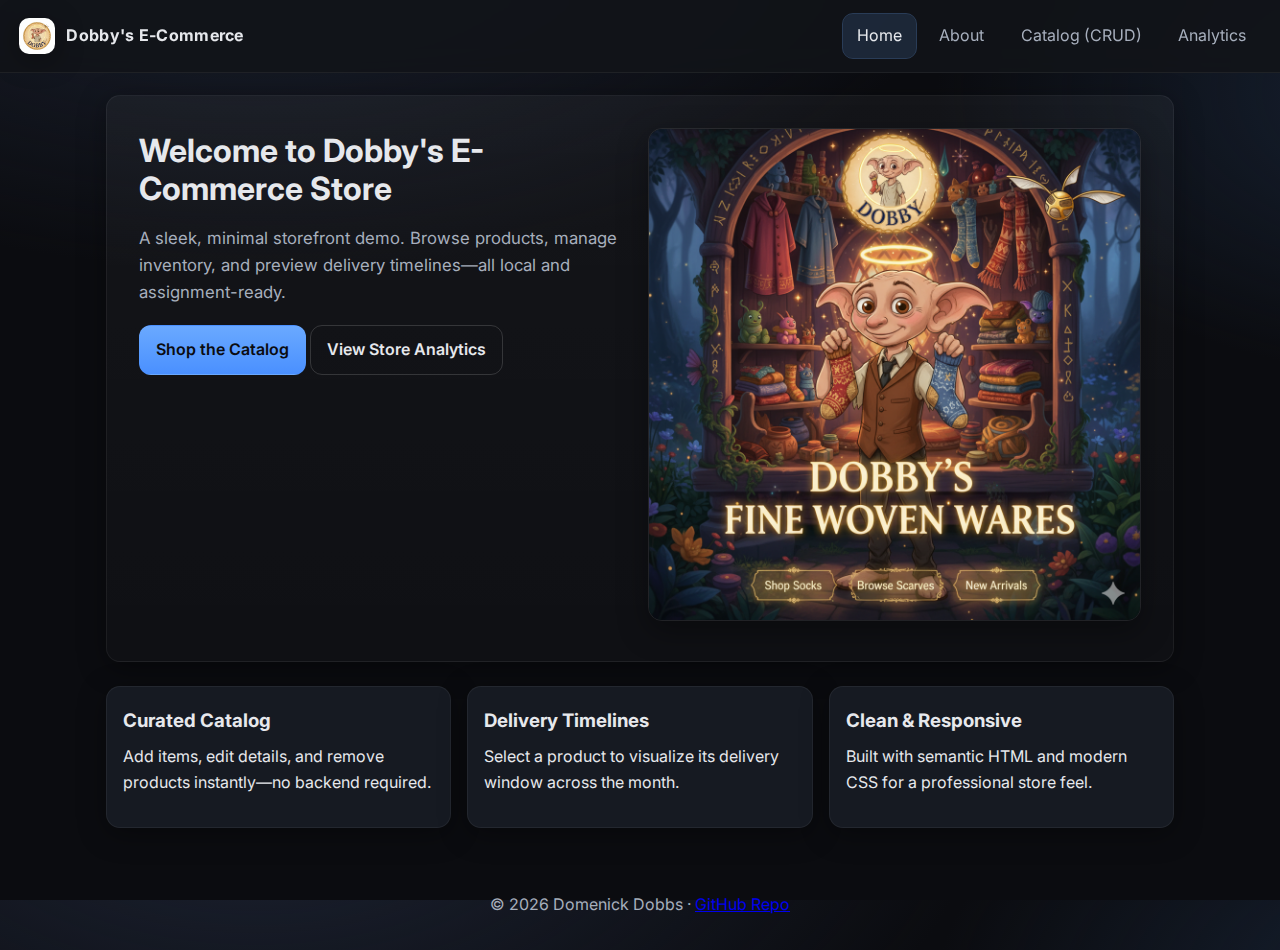
<file: index.html>
<!-- Author: Domenick Dobbs
Date: 9/27/2025
Assignments: Distributed Information Systems - Assignment 1 -->
<!doctype html>
<html lang="en">

<head>
    <meta charset="utf-8" />
    <meta name="viewport" content="width=device-width,initial-scale=1" />
    <title>Dobby's E-Commerce &middot; Home</title>
    <link rel="preconnect" href="https://fonts.gstatic.com" crossorigin>
    <link href="https://fonts.googleapis.com/css2?family=Inter:wght@400;600;700&display=swap" rel="stylesheet">
    <link rel="stylesheet" href="css/styles.css" />
</head>

<body>
    <header class="site-header">
        <a class="brand" href="index.html">
            <img src="img/logo.png" alt="Dobby's E-Commerce logo" class="brand__logo">
            <span class="brand__name">Dobby's E-Commerce</span>
        </a>
        <nav class="nav">
            <a class="nav__link nav__link--active" href="index.html">Home</a>
            <a class="nav__link" href="aboutus.html">About</a>
            <a class="nav__link" href="crud.html">Catalog (CRUD)</a>
            <a class="nav__link" href="analytics.html">Analytics</a>
        </nav>
    </header>

    <main class="container">
        <section class="hero">
            <div class="grid grid--2">
                <div>
                    <h1 class="h1">Welcome to Dobby's E-Commerce Store</h1>
                    <p class="lead">
                        A sleek, minimal storefront demo. Browse products, manage inventory,
                        and preview delivery timelines—all local and assignment-ready.
                    </p>
                    <div class="mt-3">
                        <a class="btn btn--primary" href="crud.html">Shop the Catalog</a>
                        <a class="btn btn--ghost" href="analytics.html">View Store Analytics</a>
                    </div>
                </div>
                <div>
                    <img src="img/Hero.png" alt="Shopping hero"
                        style="width:100%;border-radius:14px;border:1px solid rgba(255,255,255,.08);box-shadow:0 10px 30px rgba(0,0,0,.35)">
                </div>
            </div>
        </section>

        <section class="mt-4 grid grid--3">
            <article class="card">
                <h3 style="margin:.2rem 0 .4rem">Curated Catalog</h3>
                <p class="mt-2">Add items, edit details, and remove products instantly—no backend required.</p>
            </article>
            <article class="card">
                <h3 style="margin:.2rem 0 .4rem">Delivery Timelines</h3>
                <p class="mt-2">Select a product to visualize its delivery window across the month.</p>
            </article>
            <article class="card">
                <h3 style="margin:.2rem 0 .4rem">Clean & Responsive</h3>
                <p class="mt-2">Built with semantic HTML and modern CSS for a professional store feel.</p>
            </article>
        </section>
    </main>

    <footer class="site-footer">
        <p>&copy; <span id="year"></span> Domenick Dobbs &middot;
            <a href="https://github.com/DomenickD/Distributed-info-systems-a1" target="_blank" rel="noopener">GitHub
                Repo</a>
        </p>
    </footer>

    <script src="js/main.js"></script>
</body>

</html>
</file>
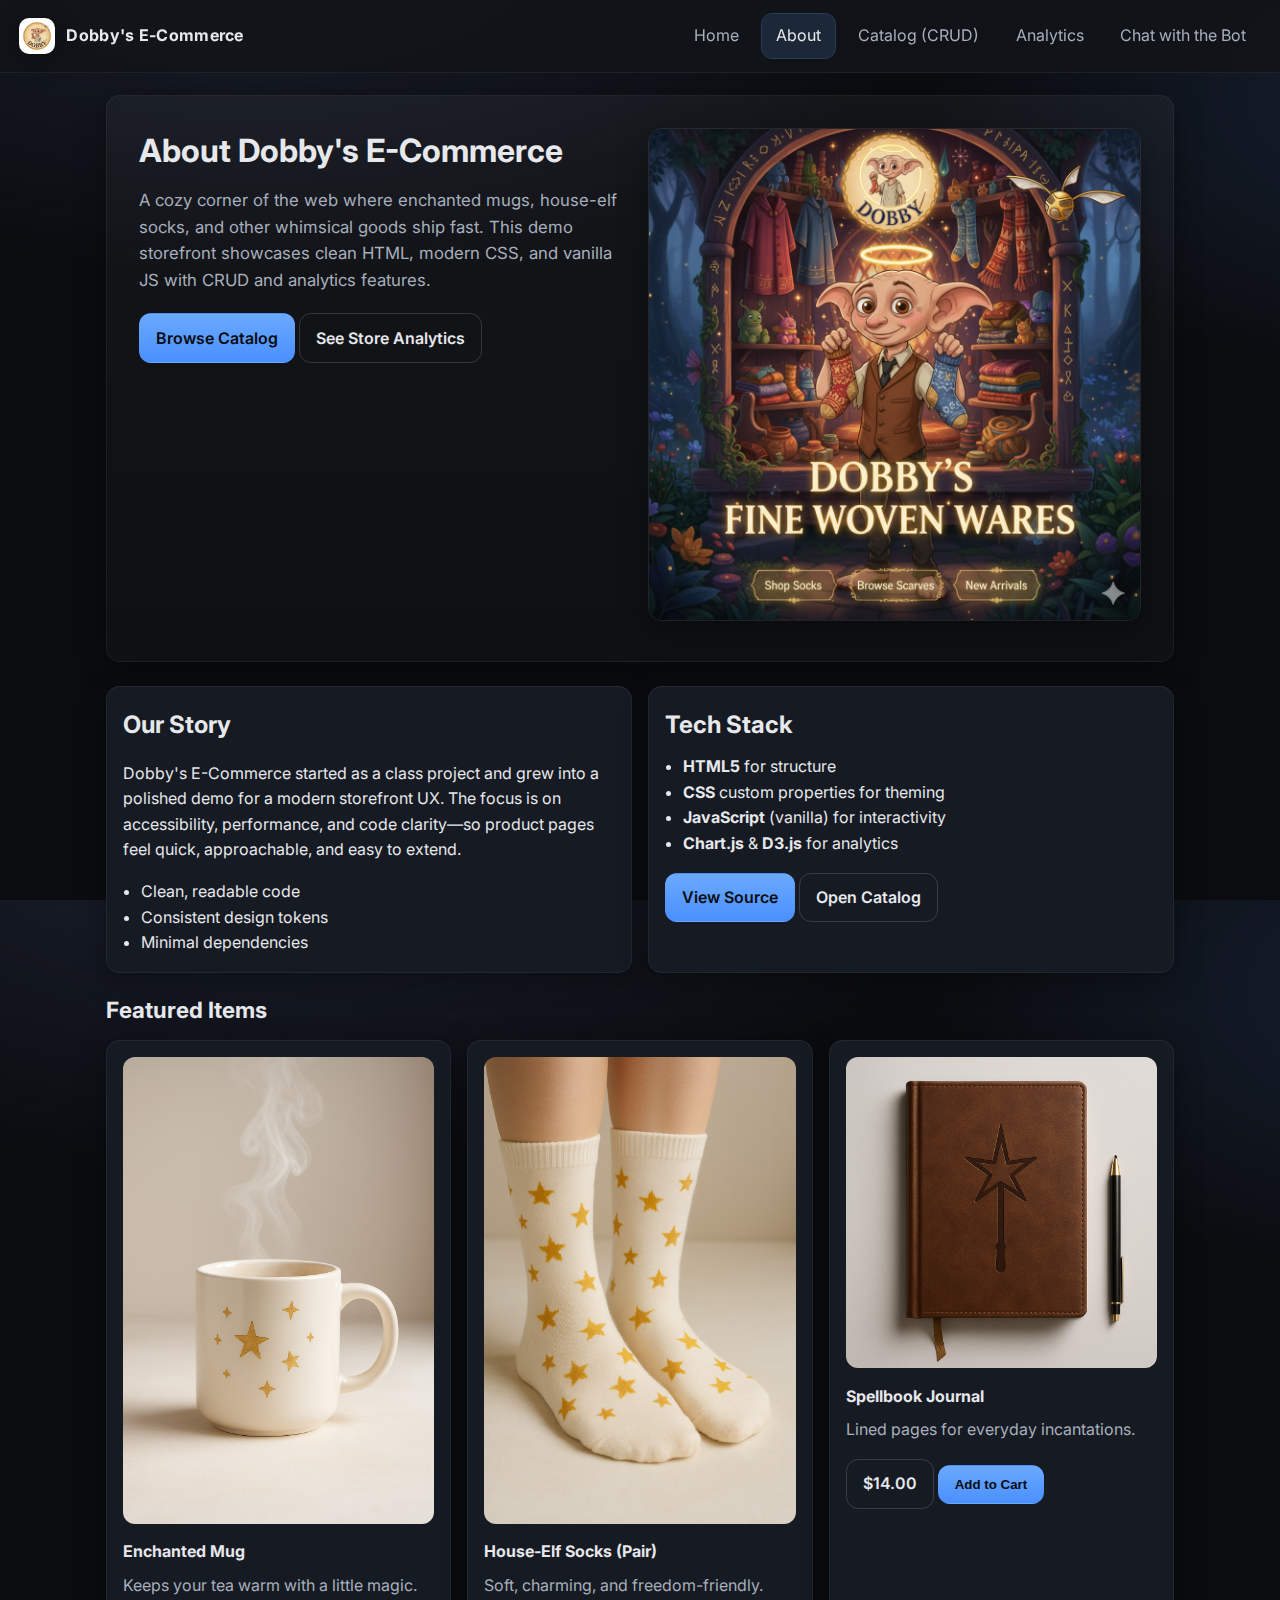
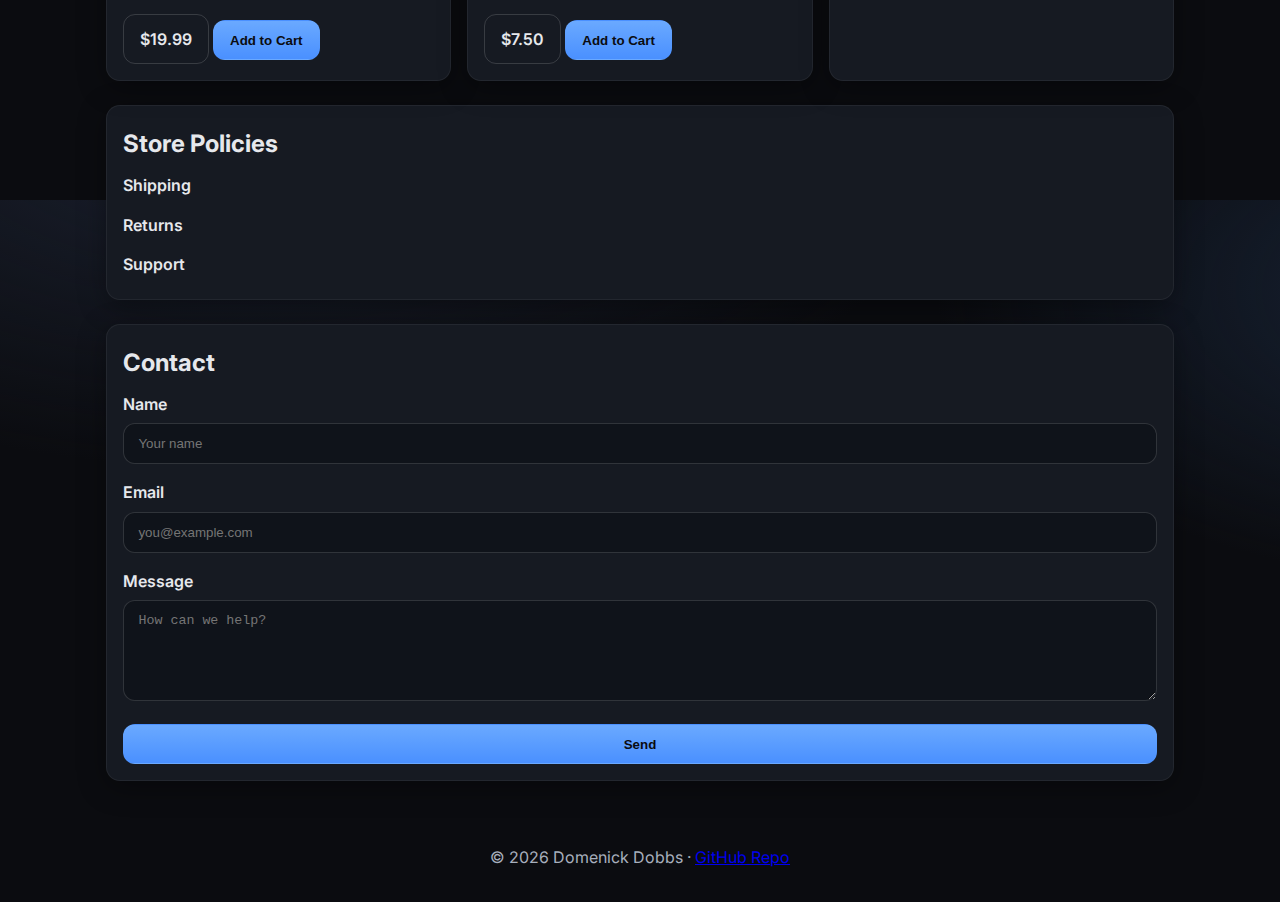
<file: aboutus.html>
<!-- Author: Domenick Dobbs
Date: 9/27/2025
Assignments: Distributed Information Systems - Assignment 1 -->
<!doctype html>
<html lang="en">

<head>
    <meta charset="utf-8" />
    <meta name="viewport" content="width=device-width,initial-scale=1" />
    <title>Dobby's E-Commerce &middot; About</title>
    <link rel="preconnect" href="https://fonts.gstatic.com" crossorigin>
    <link href="https://fonts.googleapis.com/css2?family=Inter:wght@400;600;700&display=swap" rel="stylesheet">
    <link rel="stylesheet" href="css/styles.css" />
</head>

<body>
    <header class="site-header">
        <a class="brand" href="index.html">
            <img src="img/logo.png" alt="Logo" class="brand__logo">
            <span class="brand__name">Dobby's E-Commerce</span>
        </a>
        <nav class="nav">
            <a class="nav__link" href="index.html">Home</a>
            <a class="nav__link nav__link--active" href="aboutus.html">About</a>
            <a class="nav__link" href="crud.html">Catalog (CRUD)</a>
            <a class="nav__link" href="analytics.html">Analytics</a>
            <a class="nav__link" href="mybot.html">Chat with the Bot</a>
        </nav>
    </header>

    <main class="container">
        <!-- Store-style Hero -->
        <section class="hero">
            <div class="grid grid--2">
                <div>
                    <h1 class="h1">About Dobby's E-Commerce</h1>
                    <p class="lead">
                        A cozy corner of the web where enchanted mugs, house-elf socks, and other whimsical goods ship
                        fast.
                        This demo storefront showcases clean HTML, modern CSS, and vanilla JS with CRUD and analytics
                        features.
                    </p>
                    <div class="mt-3">
                        <a class="btn btn--primary" href="crud.html">Browse Catalog</a>
                        <a class="btn btn--ghost" href="analytics.html">See Store Analytics</a>
                    </div>
                </div>
                <div>
                    <img src="img/Hero.png" alt="Shop preview"
                        style="width:100%;border-radius:14px;border:1px solid rgba(255,255,255,.08);box-shadow:0 10px 30px rgba(0,0,0,.35)">
                </div>
            </div>
        </section>
        <section class="grid grid--2 mt-4">
            <article class="card">
                <h2 style="margin:.2rem 0 .6rem">Our Story</h2>
                <p>
                    Dobby's E-Commerce started as a class project and grew into a polished demo for a modern storefront
                    UX.
                    The focus is on accessibility, performance, and code clarity—so product pages feel quick,
                    approachable, and easy to extend.
                </p>
                <ul class="mt-3" style="padding-left:1.1rem; margin:0">
                    <li>Clean, readable code</li>
                    <li>Consistent design tokens</li>
                    <li>Minimal dependencies</li>
                </ul>
            </article>

            <article class="card">
                <h2 style="margin:.2rem 0 .6rem">Tech Stack</h2>
                <ul style="padding-left:1.1rem; margin:0">
                    <li><strong>HTML5</strong> for structure</li>
                    <li><strong>CSS</strong> custom properties for theming</li>
                    <li><strong>JavaScript</strong> (vanilla) for interactivity</li>
                    <li><strong>Chart.js</strong> &amp; <strong>D3.js</strong> for analytics</li>
                </ul>

                <div class="mt-3">
                    <a class="btn btn--primary" href="https://github.com/DomenickD/Distributed-info-systems-a1"
                        target="_blank" rel="noopener">View Source</a>
                    <a class="btn btn--ghost" href="crud.html">Open Catalog</a>
                </div>
            </article>
        </section>

        <section class="mt-4">
            <h2 class="h1" style="font-size:1.4rem">Featured Items</h2>
            <div class="grid grid--3 mt-3">
                <article class="card">
                    <img src="img/mug.png" alt="Enchanted Mug" style="width:100%;border-radius:12px">
                    <div class="mt-2">
                        <strong>Enchanted Mug</strong>
                        <p class="mt-2" style="color:var(--muted)">Keeps your tea warm with a little magic.</p>
                        <div class="mt-2">
                            <span class="btn btn--ghost">$19.99</span>
                            <button class="btn btn--primary add-to-cart" data-sku="DOB-001" data-name="Enchanted Mug"
                                data-price="19.99">
                                Add to Cart
                            </button>
                        </div>
                    </div>
                </article>

                <article class="card">
                    <img src="img/socks.png" alt="House-Elf Socks" style="width:100%;border-radius:12px">
                    <div class="mt-2">
                        <strong>House-Elf Socks (Pair)</strong>
                        <p class="mt-2" style="color:var(--muted)">Soft, charming, and freedom-friendly.</p>
                        <div class="mt-2">
                            <span class="btn btn--ghost">$7.50</span>
                            <button class="btn btn--primary add-to-cart" data-sku="DOB-002"
                                data-name="House-Elf Socks (Pair)" data-price="7.50">
                                Add to Cart
                            </button>
                        </div>
                    </div>
                </article>

                <article class="card">
                    <img src="img/journal.png" alt="Spellbook Journal" style="width:100%;border-radius:12px">
                    <div class="mt-2">
                        <strong>Spellbook Journal</strong>
                        <p class="mt-2" style="color:var(--muted)">Lined pages for everyday incantations.</p>
                        <div class="mt-2">
                            <span class="btn btn--ghost">$14.00</span>
                            <button class="btn btn--primary add-to-cart" data-sku="DOB-003"
                                data-name="Spellbook Journal" data-price="14.00">
                                Add to Cart
                            </button>
                        </div>
                    </div>
                </article>
            </div>
        </section>

        <!-- Store Policies (accordion) -->
        <section class="mt-4 card">
            <h2 style="margin:.2rem 0 .6rem">Store Policies</h2>

            <details class="mt-2">
                <summary class="label" style="cursor:pointer">Shipping</summary>
                <p class="mt-2" style="color:var(--muted)">
                    Orders ship within 1-2 business days. Delivery windows are visible in the Catalog timeline.
                </p>
            </details>

            <details class="mt-2">
                <summary class="label" style="cursor:pointer">Returns</summary>
                <p class="mt-2" style="color:var(--muted)">
                    Free returns within 30 days in original condition. House-elf socks are returnable if unworn.
                </p>
            </details>

            <details class="mt-2">
                <summary class="label" style="cursor:pointer">Support</summary>
                <p class="mt-2" style="color:var(--muted)">
                    Need help? Use the contact form below or email support@dobbys-store.example.
                </p>
            </details>
        </section>

        <!-- Contact -->
        <section class="mt-4 card">
            <h2 style="margin:.2rem 0 .6rem">Contact</h2>
            <form class="form" onsubmit="event.preventDefault(); alert('Message sent (demo)!');">
                <div>
                    <label class="label" for="name">Name</label>
                    <input class="input" id="name" placeholder="Your name" required />
                </div>
                <div>
                    <label class="label" for="email">Email</label>
                    <input class="input" id="email" type="email" placeholder="you@example.com" required />
                </div>
                <div>
                    <label class="label" for="msg">Message</label>
                    <textarea class="textarea" id="msg" rows="5" placeholder="How can we help?" required></textarea>
                </div>
                <button class="btn btn--primary" type="submit">Send</button>
            </form>
        </section>
    </main>

    <footer class="site-footer">
        <p>&copy; <span id="year"></span> Domenick Dobbs &middot;
            <a href="https://github.com/DomenickD/Distributed-info-systems-a1" target="_blank" rel="noopener">GitHub
                Repo</a>
        </p>
    </footer>

    <script>
        // year
        document.getElementById("year").textContent = new Date().getFullYear();

        // ---- Add-to-Cart wiring (writes to the same storage the CRUD page uses) ----
        const STORAGE_KEY = "dobbyCatalog";
        function readCatalog() { return JSON.parse(localStorage.getItem(STORAGE_KEY) || "[]"); }
        function writeCatalog(items) { localStorage.setItem(STORAGE_KEY, JSON.stringify(items)); }

        function addOrUpdateProduct({ sku, name, price }) {
            // normalize inputs and guard against undefined
            const items = readCatalog();
            const skuKey = (sku || "").toString();
            const skuKeyLower = skuKey.toLowerCase();
            const idx = items.findIndex(p => ((p.sku || "").toString().toLowerCase()) === skuKeyLower);

            // Default delivery window: today → today+5 (so the timeline shows immediately)
            const today = new Date();
            const fmt = d => d.toISOString().slice(0, 10);
            const plus = days => { const x = new Date(today); x.setDate(x.getDate() + days); return fmt(x); };

            const normalizedPrice = Number(price || 0);

            const newRow = {
                lineId: Date.now(),
                name: name || "(No name)",
                sku: skuKey || "",
                price: normalizedPrice,
                qty: 1,
                start: fmt(today),
                end: plus(5)
            };

            items.push(newRow);
            // if (idx === -1) {
            //     items.push({
            //         name: name || "(No name)",
            //         sku: skuKey || "",
            //         price: normalizedPrice,
            //         qty: 1,
            //         start: fmt(today),
            //         end: plus(5)
            //     });
            // } else {
            //     // Increment quantity if it already exists
            //     items[idx].qty = Number(items[idx].qty || 0) + 1;
            //     // Ensure start/end exist for timeline
            //     items[idx].start = items[idx].start || fmt(today);
            //     items[idx].end = items[idx].end || plus(5);
            //     // normalize price if missing
            //     if (items[idx].price == null) items[idx].price = normalizedPrice;
            // }

            writeCatalog(items);
        }

        // Attach to all buttons
        document.querySelectorAll(".add-to-cart").forEach(btn => {
            btn.addEventListener("click", (e) => {
                // Build payload and validate required fields
                const payload = {
                    sku: btn.dataset.sku,
                    name: btn.dataset.name,
                    price: btn.dataset.price
                };

                if (!payload.name) {
                    console.warn('add-to-cart: missing name on button', btn);
                    // still navigate to catalog
                    window.location.href = "crud.html";
                    return;
                }

                try {
                    addOrUpdateProduct(payload);
                } catch (err) {
                    // always gotta catch those errors
                    console.error('add-to-cart: failed to add product', err);
                }

                // Navigate to catalog and include the item as query params so the Catalog page can prefill the form
                const params = new URLSearchParams();
                if (payload.sku) params.set('sku', payload.sku);
                if (payload.name) params.set('name', payload.name);
                if (payload.price) params.set('price', payload.price);
                const url = 'crud.html' + (params.toString() ? ('?' + params.toString()) : '');

                // short delay to ensure the write has completed in the browser before navigation
                setTimeout(() => { window.location.href = url; }, 60);
            });
        });

        const accordions = document.querySelectorAll("details");
        accordions.forEach(d => {
            d.addEventListener("toggle", () => {
                if (d.open) accordions.forEach(o => { if (o !== d) o.removeAttribute("open"); });
            });
        });
    </script>

    <!-- Botpress webchat (site-wide) -->
    <script src="https://cdn.botpress.cloud/webchat/v3.3/inject.js" defer></script>
    <script src="https://files.bpcontent.cloud/2025/10/26/12/20251026125823-AEW59IDG.js" defer></script>

</body>

</html>
</file>
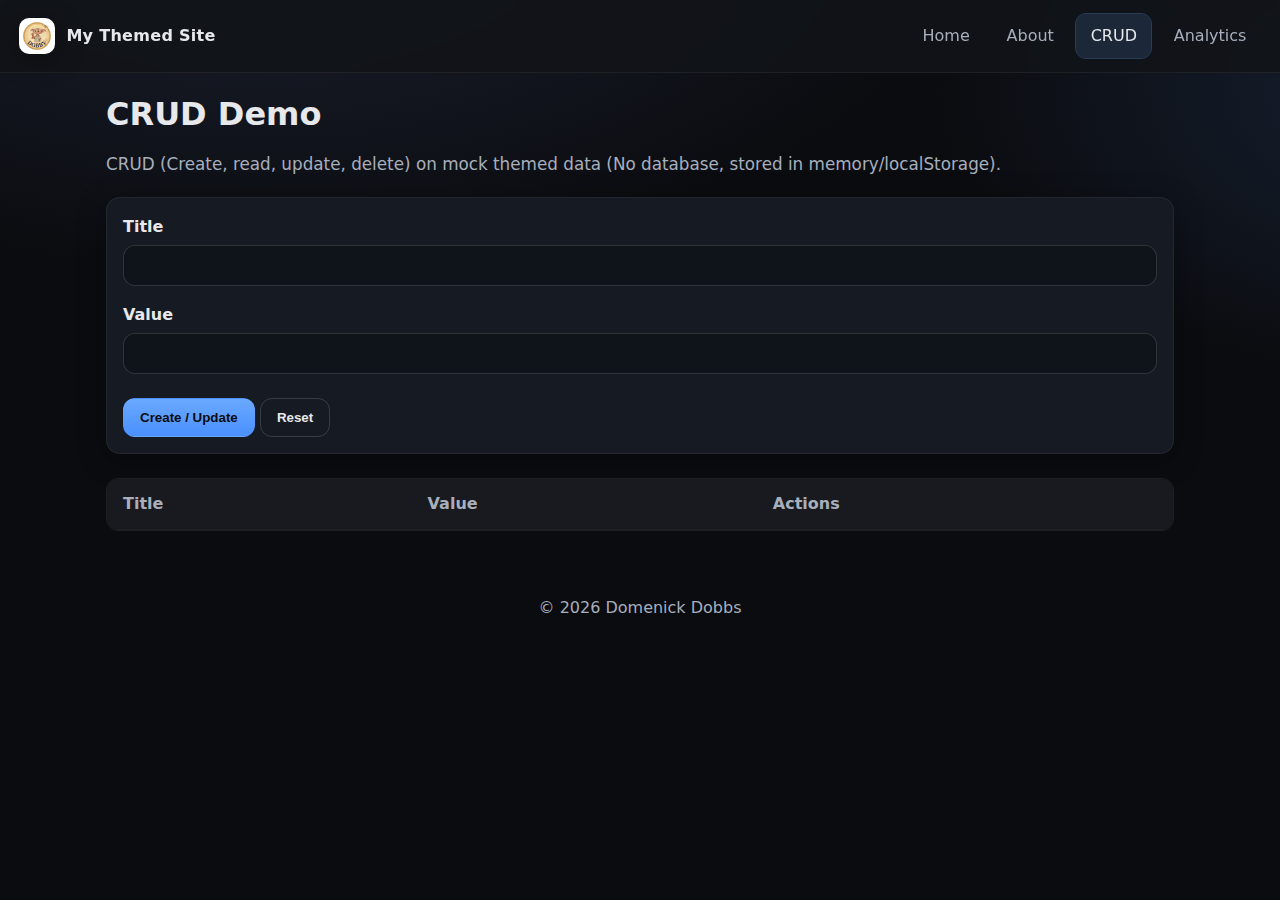
<file: crud.html>
<!-- crud.html -->
<!doctype html>
<html lang="en">

<head>
    <meta charset="utf-8" />
    <meta name="viewport" content="width=device-width,initial-scale=1" />
    <title>My Themed Site · CRUD</title>
    <link rel="stylesheet" href="css/styles.css" />
</head>

<body>
    <header class="site-header">
        <a class="brand" href="index.html"><img src="img/logo.png" class="brand__logo" alt="Logo"><span
                class="brand__name">My Themed Site</span></a>
        <nav class="nav">
            <a class="nav__link" href="index.html">Home</a>
            <a class="nav__link" href="aboutus.html">About</a>
            <a class="nav__link nav__link--active" href="crud.html">CRUD</a>
            <a class="nav__link" href="analytics.html">Analytics</a>
        </nav>
    </header>

    <main class="container">
        <h1 class="h1">CRUD Demo</h1>
        <p class="lead">CRUD (Create, read, update, delete) on mock themed data (No database, stored in
            memory/localStorage).</p>

        <form id="itemForm" class="card form mt-3">
            <div>
                <label class="label" for="title">Title</label>
                <input class="input" id="title" required />
            </div>
            <div>
                <label class="label" for="value">Value</label>
                <input class="input" id="value" required />
            </div>
            <div class="mt-2">
                <button type="submit" class="btn btn--primary">Create / Update</button>
                <button id="resetBtn" type="button" class="btn btn--ghost">Reset</button>
            </div>
        </form>

        <div class="table-wrap mt-4">
            <table id="itemsTable">
                <thead>
                    <tr>
                        <th>Title</th>
                        <th>Value</th>
                        <th>Actions</th>
                    </tr>
                </thead>
                <tbody></tbody>
            </table>
        </div>
    </main>

    <footer class="site-footer">
        <p>© <span id="year"></span> Domenick Dobbs</p>
    </footer>

    <script>
        const KEY = "demoItems";
        const $form = document.getElementById("itemForm");
        const $title = document.getElementById("title");
        const $value = document.getElementById("value");
        const $tbody = document.querySelector("#itemsTable tbody");
        const $reset = document.getElementById("resetBtn");
        let editingIndex = null;

        const readAll = () => JSON.parse(localStorage.getItem(KEY) || "[]");
        const writeAll = (items) => localStorage.setItem(KEY, JSON.stringify(items));

        function render() {
            const items = readAll();
            $tbody.innerHTML = items.map((it, i) =>
                `<tr>
           <td>${it.title}</td>
           <td>${it.value}</td>
           <td>
             <button class="btn btn--ghost" data-edit="${i}">Edit</button>
             <button class="btn btn--ghost" data-del="${i}">Delete</button>
           </td>
         </tr>`).join("");
        }

        $form.addEventListener("submit", (e) => {
            e.preventDefault();
            const items = readAll();
            const record = { title: $title.value.trim(), value: $value.value.trim() };
            if (editingIndex === null) { items.push(record); } else { items[editingIndex] = record; }
            writeAll(items); editingIndex = null; $form.reset(); render();
        });

        $tbody.addEventListener("click", (e) => {
            const idxEdit = e.target.getAttribute("data-edit");
            const idxDel = e.target.getAttribute("data-del");
            if (idxEdit !== null) {
                const items = readAll(); const it = items[Number(idxEdit)];
                $title.value = it.title; $value.value = it.value; editingIndex = Number(idxEdit);
            }
            if (idxDel !== null) {
                const items = readAll(); items.splice(Number(idxDel), 1); writeAll(items); render();
            }
        });

        $reset.addEventListener("click", () => { editingIndex = null; $form.reset(); });

        // boot
        document.getElementById("year").textContent = new Date().getFullYear();
        render();
    </script>
</body>

</html>
</file>
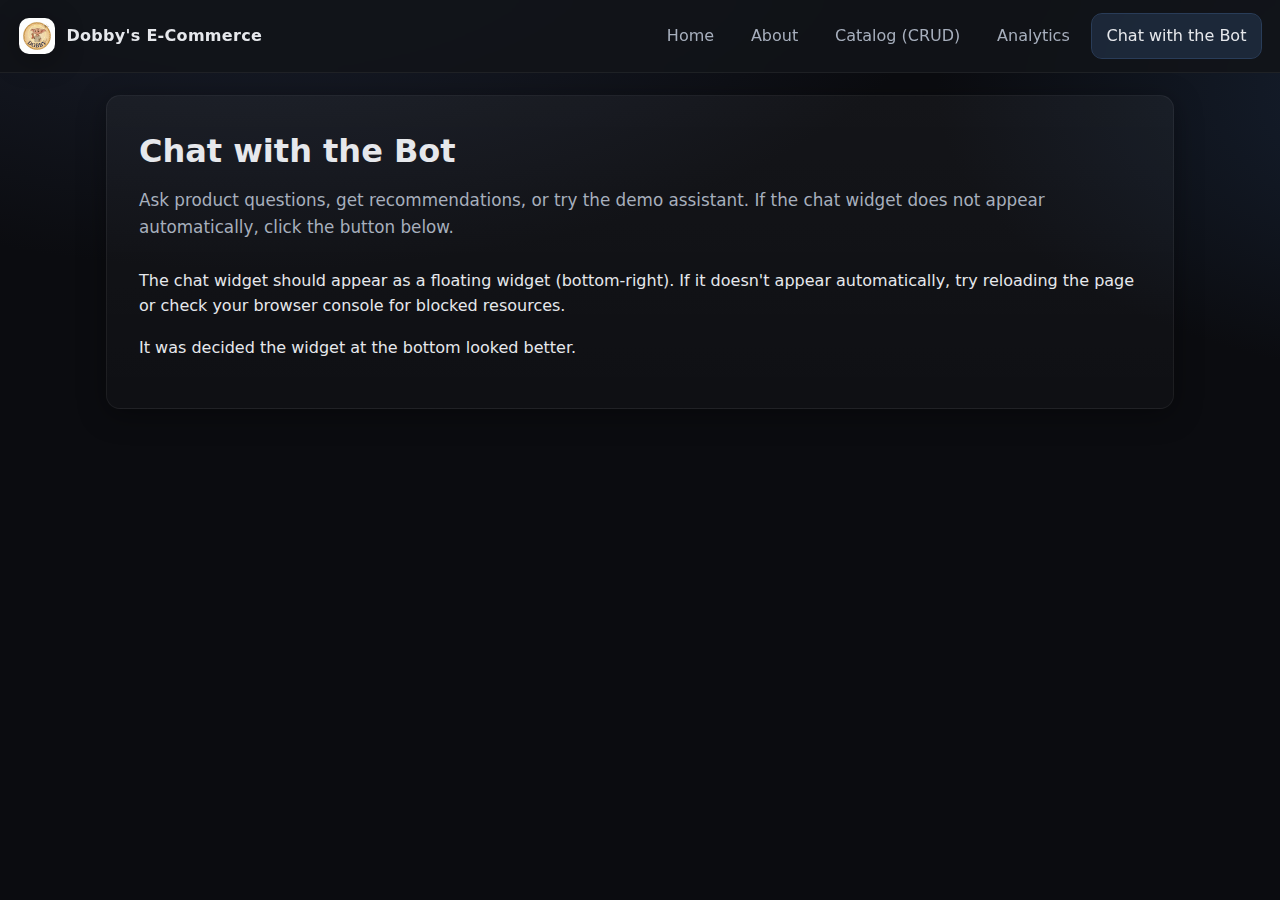
<file: mybot.html>
<!DOCTYPE html>
<html lang="en">

<head>
    <meta charset="utf-8" />
    <title>My Bot</title>
    <meta name="viewport" content="width=device-width, initial-scale=1" />
    <link rel="stylesheet" href="css/styles.css" />
</head>

<body>
    <header class="site-header">
        <a class="brand" href="index.html"><img src="img/logo.png" class="brand__logo" alt="Logo">
            <span class="brand__name">Dobby's E-Commerce</span></a>
        <nav class="nav">
            <a class="nav__link" href="index.html">Home</a>
            <a class="nav__link" href="aboutus.html">About</a>
            <a class="nav__link" href="crud.html">Catalog (CRUD)</a>
            <a class="nav__link" href="analytics.html">Analytics</a>
            <a class="nav__link nav__link--active" href="mybot.html">Chat with the Bot</a>
        </nav>
    </header>
    <main>
        <div class="container">
            <section class="hero">
                <h1 class="h1">Chat with the Bot</h1>
                <p class="lead">Ask product questions, get recommendations, or try the demo assistant. If the chat
                    widget does not appear automatically, click the button below.</p>

                <div class="grid" style="align-items:center">
                    <div>
                        <p class="mt-2">The chat widget should appear as a floating widget (bottom-right). If it
                            doesn't appear automatically, try reloading the page or check your browser console for
                            blocked resources.</p>
                        <p class="idk">It was decided the widget at the bottom looked better.</p>
                    </div>
                </div>
            </section>
        </div>
    </main>
    <script src="https://cdn.botpress.cloud/webchat/v3.3/inject.js" defer></script>
    <script src="https://files.bpcontent.cloud/2025/10/26/12/20251026125823-AEW59IDG.js" defer></script>

    <script>
        window.addEventListener('load', () => {
            const tryOpen = () => {
                try {
                    if (window.botpressWebChat?.open) {
                        window.botpressWebChat.open();
                        return true;
                    }
                    if (window.botpressWebChat?.sendEvent) {
                        window.botpressWebChat.sendEvent({ type: 'show' });
                        return true;
                    }
                } catch (e) { }
                return false;
            };

            let attempts = 0;
            const iv = setInterval(() => {
                attempts++;
                if (tryOpen() || attempts > 20) clearInterval(iv);
            }, 250);
        });
    </script>
    <script src="js/main.js"></script>
</body>

</html>
</file>
<file: css/styles.css>
/* css/styles.css */
/* Stolen from online */
:root {
    --bg: #0b0c10;
    --panel: #111318;
    --card: #161a22;
    --text: #e6e8ec;
    --muted: #a7afbd;
    --brand: #6aa9ff;
    --brand-600: #4a90ff;
    --accent: #3ddc97;
    --ring: 0 0 0 3px rgba(106, 169, 255, .28);
    --radius: 14px;
    --shadow: 0 6px 28px rgba(0, 0, 0, .35);
}

* {
    box-sizing: border-box
}

html,
body {
    height: 100%
}

body {
    margin: 0;
    font-family: Inter, system-ui, -apple-system, Segoe UI, Roboto, Arial, sans-serif;
    color: var(--text);
    background: radial-gradient(1200px 600px at 20% -10%, #1b2130 0%, transparent 60%),
        radial-gradient(1000px 500px at 120% 10%, #182437 0%, transparent 60%),
        var(--bg);
    line-height: 1.6;
}

/* Header & Nav */
.site-header {
    position: sticky;
    top: 0;
    z-index: 10;
    backdrop-filter: blur(10px);
    background: color-mix(in oklab, var(--panel) 88%, transparent);
    border-bottom: 1px solid rgba(255, 255, 255, .06);
    display: flex;
    align-items: center;
    justify-content: space-between;
    gap: 1rem;
    padding: .9rem 1.2rem;
}

.brand {
    display: flex;
    align-items: center;
    gap: .7rem;
    text-decoration: none;
    color: var(--text)
}

.brand__logo {
    width: 36px;
    height: 36px;
    object-fit: cover;
    border-radius: 10px;
    box-shadow: var(--shadow)
}

.brand__name {
    font-weight: 700;
    letter-spacing: .3px
}

.nav {
    display: flex;
    gap: .5rem;
    flex-wrap: wrap
}

.nav__link {
    color: var(--muted);
    text-decoration: none;
    padding: .55rem .9rem;
    border-radius: 10px;
    transition: .18s ease;
}

.nav__link:hover {
    color: var(--text);
    background: rgba(255, 255, 255, .06)
}

.nav__link--active {
    color: var(--text);
    background: rgba(106, 169, 255, .14);
    outline: 1px solid rgba(106, 169, 255, .28)
}

/* Layout */
.container {
    max-width: 1100px;
    margin: 1.4rem auto;
    padding: 0 1rem
}

.hero {
    background: linear-gradient(180deg, rgba(255, 255, 255, .04), rgba(255, 255, 255, .02));
    border: 1px solid rgba(255, 255, 255, .06);
    border-radius: var(--radius);
    padding: 2rem;
    box-shadow: var(--shadow);
}

.h1 {
    font-size: clamp(1.7rem, 2.5vw, 2.3rem);
    line-height: 1.2;
    margin: .2rem 0 .6rem
}

.lead {
    color: var(--muted);
    font-size: 1.05rem;
    margin-bottom: 1.2rem
}

/* Cards & grid helpers */
.grid {
    display: grid;
    gap: 1rem
}

.grid--2 {
    grid-template-columns: repeat(2, minmax(0, 1fr))
}

.grid--3 {
    grid-template-columns: repeat(3, minmax(0, 1fr))
}

@media (max-width: 900px) {
    .grid--3 {
        grid-template-columns: 1fr
    }

    .grid--2 {
        grid-template-columns: 1fr
    }
}

.card {
    background: var(--card);
    border: 1px solid rgba(255, 255, 255, .06);
    border-radius: var(--radius);
    padding: 1rem;
    box-shadow: var(--shadow);
}

/* Buttons */
.btn {
    display: inline-flex;
    align-items: center;
    justify-content: center;
    gap: .5rem;
    padding: .7rem 1rem;
    border-radius: 12px;
    border: 1px solid transparent;
    text-decoration: none;
    font-weight: 600;
    cursor: pointer;
    transition: .18s ease;
}

.btn--primary {
    background: linear-gradient(180deg, var(--brand), var(--brand-600));
    color: #0b0c10;
}

.btn--primary:hover {
    filter: brightness(1.05);
    box-shadow: 0 10px 30px rgba(74, 144, 255, .35)
}

.btn--ghost {
    background: transparent;
    border-color: rgba(255, 255, 255, .15);
    color: var(--text)
}

.btn--ghost:hover {
    background: rgba(255, 255, 255, .06)
}

/* Forms */
.form {
    display: grid;
    gap: 1rem
}

.input,
.select,
.textarea {
    width: 100%;
    padding: .75rem .9rem;
    border-radius: 12px;
    border: 1px solid rgba(255, 255, 255, .14);
    background: #0f131a;
    color: var(--text);
    outline: none;
    transition: .18s ease;
}

.input:focus,
.select:focus,
.textarea:focus {
    box-shadow: var(--ring);
    border-color: rgba(106, 169, 255, .4)
}

.label {
    font-weight: 600;
    margin-bottom: .35rem;
    display: block
}

/* Tables */
.table-wrap {
    overflow: auto;
    border-radius: 12px;
    border: 1px solid rgba(255, 255, 255, .08)
}

table {
    width: 100%;
    border-collapse: collapse;
    background: var(--panel)
}

th,
td {
    padding: .75rem 1rem;
    text-align: left;
    border-bottom: 1px solid rgba(255, 255, 255, .06)
}

th {
    color: var(--muted);
    font-weight: 600;
    background: rgba(255, 255, 255, .03)
}

/* Footer */
.site-footer {
    margin: 2rem auto;
    padding: 1rem;
    text-align: center;
    color: var(--muted)
}

/* Utilities */
.mt-2 {
    margin-top: .5rem
}

.mt-3 {
    margin-top: 1rem
}

.mt-4 {
    margin-top: 1.5rem
}
</file>
